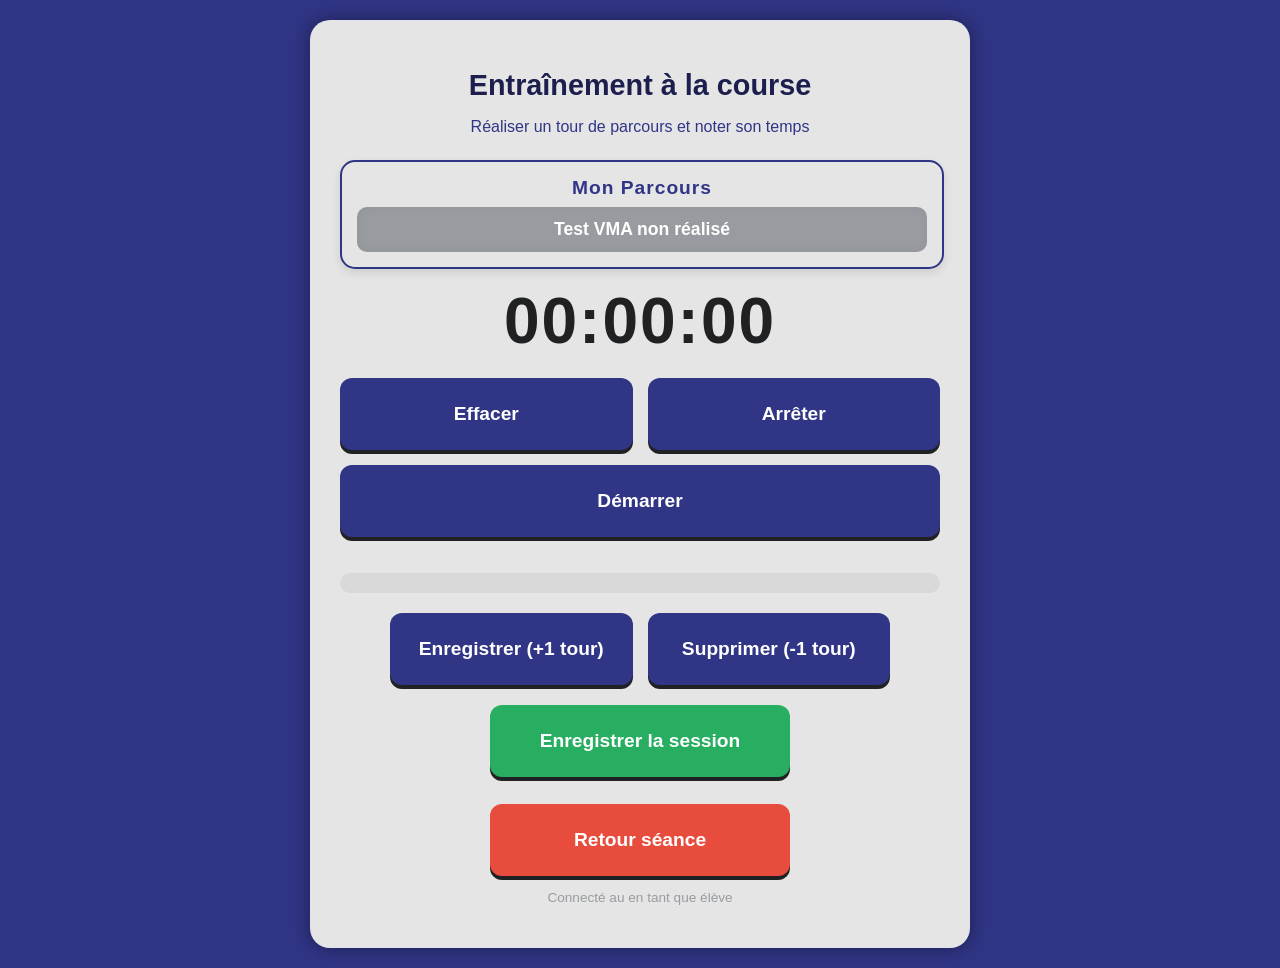
<file: app/src/main/assets/eleve/pages/course.html>
<!DOCTYPE html>
<html lang="fr">
<head>
    <meta charset="UTF-8" />
    <meta name="viewport" content="width=device-width, initial-scale=1.0, maximum-scale=1.0, user-scalable=no">    <title>Course</title>
    <link rel="stylesheet" href="../css/style.css" />
</head>
<body>
    <!-- Page d'entraînement à la course pour les séances de biathlon -->
    <div id="container">

        <!-- En-tête de la page -->
        <header>
            <h1>Entraînement à la course</h1>
            <p>Réaliser un tour de parcours et noter son temps</p>
        </header>

        <!-- Affichage du badge de parcours et du chrono -->
        <div id="vma-result-display" class="vma-card-display">
            <p class="vma-display-label">Mon Parcours</p>
            <div id="badge-parcours" class="parcours-badge">
                -
            </div>
        </div>

        <!-- Chronomètre pour le temps de parcours -->
        <div id="chrono">00:00:00</div>

        <!-- Boutons de contrôle du chronomètre -->
        <div id="buttonTraining">
            <button id="reset" class="button">Effacer</button>
            <button id="stop" class="button">Arrêter</button>
            <button id="start" class="button">Démarrer</button>
        </div>

        <!-- Liste des tours réalisés -->
        <div id="listeTours"></div>

        <!-- Modal pour saisir le temps du tour et les résultats du tir -->
        <div class="action-bar">
            <button id="enregistrer" class="button">Enregistrer (+1 tour)</button>
            <button id="supprimer" class="button">Supprimer (-1 tour)</button>
        </div>

        <!-- Modal de confirmation pour les actions importantes -->
        <div id="custom-confirm" class="modal">
            <div class="modal-content">
                <h3>Confirmation</h3>
                <p id="confirm-message">Êtes-vous sûr ?</p>
                <div class="modal-buttons">
                    <button id="confirm-ok" class="btn-confirm">OK</button>
                    <button id="confirm-cancel" class="btn-cancel">Annuler</button>
                </div>
            </div>
        </div>

        <!-- Boutons pour enregistrer la session et revenir à la page de séance -->
        <button id="btn-envoyer" class="button" style="margin-top: 20px; background-color: #27ae60;">Enregistrer la session</button>
        <button id="retourSeance" class="button btn-back">Retour séance</button>

        <!-- Pied de page avec information de connexion -->
        <footer>
            <p class="info">Connecté au en tant que élève</p>
        </footer>
    </div>

<script src="../js/course.js" defer></script>
<script src="../js/syncVma.js" defer></script>
</body>
</html>
</file>
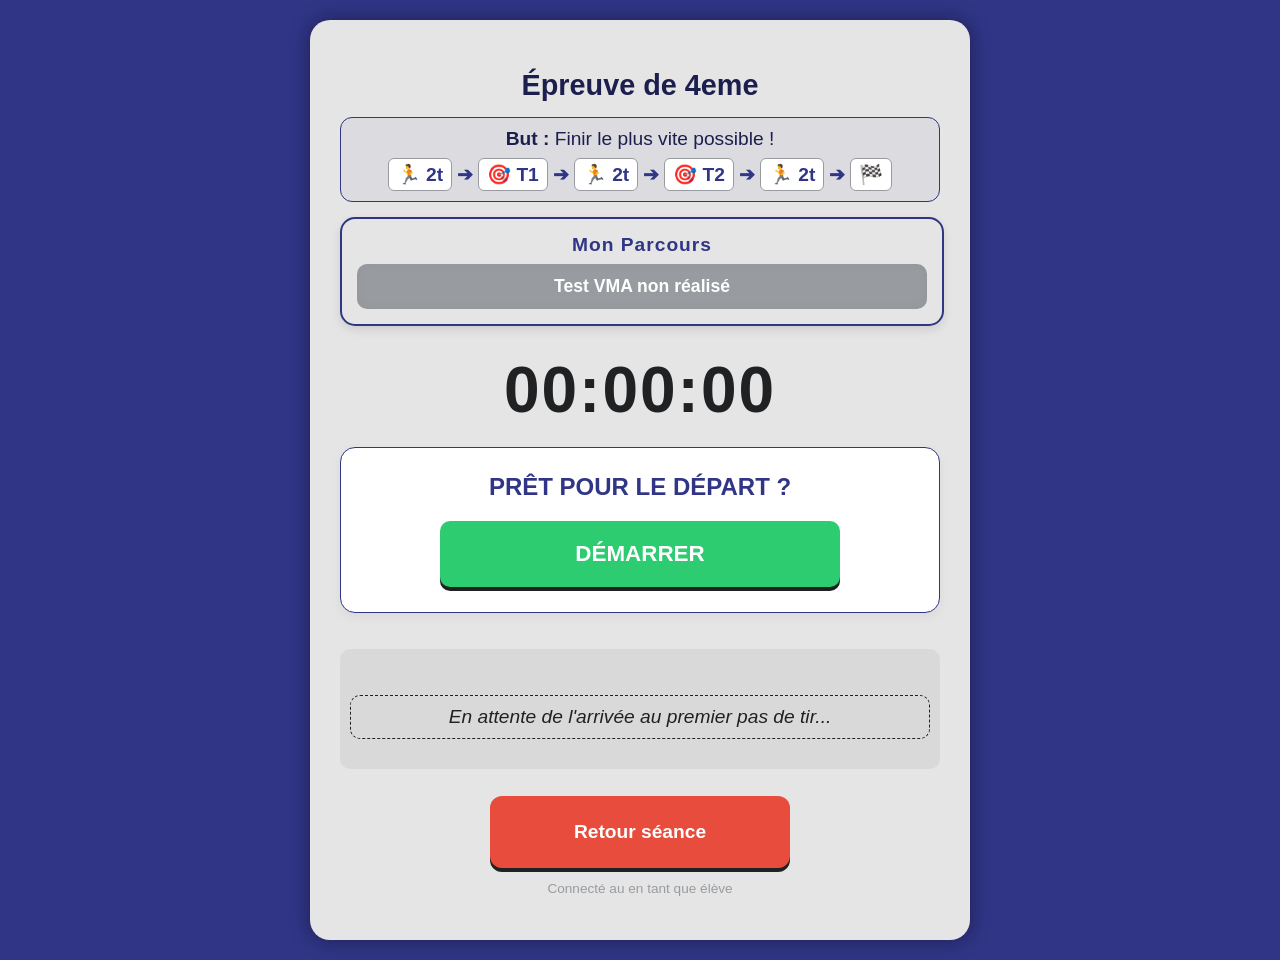
<file: app/src/main/assets/eleve/pages/epreuve4eme.html>
<!doctype html>
<html lang="fr">
<head>
    <meta charset="UTF-8">
    <meta name="viewport"
          content="width=device-width, user-scalable=no, initial-scale=1.0, maximum-scale=1.0, minimum-scale=1.0">
    <meta http-equiv="X-UA-Compatible" content="ie=edge">
    <link rel="stylesheet" href="../css/style.css">
    <title>Epreuve 4eme</title>
</head>
<body>

<!-- Page de l'épreuve de 4eme, avec un format de sprint et des tirs chronométrés -->
<div id="container">

    <!-- En-tête de la page avec les règles et la progression visuelle du parcours -->
    <header>
        <h1>Épreuve de 4eme</h1>
        <div class="regle-simple">
            <p><b>But :</b> Finir le plus vite possible !</p>
            <div class="progression-visuelle">
                <span>🏃 2t</span> ➔ <span>🎯 T1</span> ➔ <span>🏃 2t</span> ➔ <span>🎯 T2</span> ➔ <span>🏃 2t</span> ➔ <span>🏁</span>
            </div>
        </div>

        <div id="vma-result-display" class="vma-card-display" style="margin-bottom: 3vh;">
            <p class="vma-display-label">Mon Parcours</p>
            <div id="badge-parcours" class="parcours-badge">
                -
            </div>
        </div>
    </header>

    <!-- Chronomètre de l'épreuve -->
    <div id="chrono">00:00:00</div>

    <!-- Boutons de contrôle du chronomètre, cachés au départ et affichés au démarrage de l'épreuve -->
    <div id="buttonTraining" style="display: none">
        <button id="reset" class="button">Effacer</button>
        <button id="stop" class="button">Arrêter</button>
        <button id="start" class="button" style="display: none">Démarrer</button>
    </div>

    <!-- Zone d'action pour démarrer l'épreuve et annuler la dernière saisie, avec un message de consigne -->
    <div id="zone-action" class="action-card-simple">
        <div id="consigne-etape" class="etape-titre">Prêt pour le départ ?</div>
        <button id="btn-principal" class="button-green" onclick="gestionnaireEtape()">DÉMARRER</button>
        <button id="btn-annuler" class="button btn-back" style="display: none; margin-top: 5vh;">Annuler la dernière saisie</button>
    </div>

    <!-- Liste des tours réalisés, avec un message d'attente avant le premier tour -->
    <div id="listeTours">
        <p id="msg-attente">
            En attente de l'arrivée au premier pas de tir...
        </p>
    </div>

    <!-- Modal pour saisir le nombre de cibles touchées après chaque tour, avec un titre dynamique et des boutons de score -->
    <div id="modal-tir" class="modal" style="display:none">
        <div class="modal-content tir-popup">
            <h2 id="titre-tir">Tir après le Tour X</h2>
            <p>Combien de cibles touchées ? (0 à 5)</p>
            <div class="tir-inputs-row">
                <button class="btn-score" onclick="setScoreTir(0)">0</button>
                <button class="btn-score" onclick="setScoreTir(1)">1</button>
                <button class="btn-score" onclick="setScoreTir(2)">2</button>
                <button class="btn-score" onclick="setScoreTir(3)">3</button>
                <button class="btn-score" onclick="setScoreTir(4)">4</button>
                <button class="btn-score" onclick="setScoreTir(5)">5</button>
            </div>
            <input type="hidden" id="score-temporaire" value="0">
            <button id="valider-tir" class="button btn-start">VALIDER LE TIR</button>
        </div>
    </div>

    <!-- Bouton pour terminer l'épreuve, caché au départ et affiché à la fin du parcours -->
    <div id="blockTerminerEpreuve" class="terminerEpreuve" style="display: none;">
        <button id="terminer" class="button-green">Terminer l'épreuve</button>
    </div>

    <!-- Modal de ressenti avant le bilan -->
    <div id="modal-ressenti" class="modal">
        <div class="modal-content bilan-content">
            <h2>Analyse de ton Sprint</h2>
            <p style="font-size: 1.1rem; margin-bottom: 20px;">Fais le lien entre ton effort physique et ta précision.</p>

            <div class="audit-eleve">
                <div class="audit-section">
                    <p>Ton niveau d'engagement (Moteur) :</p>
                    <div class="btn-group-audit">
                        <button class="btn-audit" onclick="selectAudit(this, 'intensite', 'Contrôlé')">🟢<br>Peu essoufflé</button>
                        <button class="btn-audit" onclick="selectAudit(this, 'intensite', 'Intense')">🟡<br>Effort soutenu</button>
                        <button class="btn-audit" onclick="selectAudit(this, 'intensite', 'Critique')">🟠<br>Gros souffle</button>
                        <button class="btn-audit" onclick="selectAudit(this, 'intensite', 'Saturation')">🔴<br>Épuisé</button>
                    </div>
                </div>

                <div class="audit-section">
                    <p>Ta gestion de l'allure sur la durée :</p>
                    <div class="btn-group-audit">
                        <button class="btn-audit" onclick="selectAudit(this, 'durer', 'Régulier')">✅<br>Vitesse stable</button>
                        <button class="btn-audit" onclick="selectAudit(this, 'durer', 'Économie')">🐢<br>Gardé de la réserve</button>
                        <button class="btn-audit" onclick="selectAudit(this, 'durer', 'Décroissant')">📉<br>Fin de course difficile</button>
                    </div>
                </div>

                <div class="audit-section">
                    <p>Ta lucidité face aux cibles (Efficience) :</p>
                    <div class="btn-group-audit">
                        <button class="btn-audit" onclick="selectAudit(this, 'lucidite', 'Équilibré')">⚖️<br>Rapide et précis</button>
                        <button class="btn-audit" onclick="selectAudit(this, 'lucidite', 'Prudent')">🎯<br>Calme et appliqué</button>
                        <button class="btn-audit" onclick="selectAudit(this, 'lucidite', 'Instable')">🤠<br>Précipité / Tremblant</button>
                    </div>
                </div>
            </div>

            <button id="btnVoirBilan" class="button" style="margin-top: 20px;">Voir mon Bilan</button>
        </div>
    </div>

    <!-- Modal de bilan final -->
    <div id="modal-bilan" class="modal">
        <div class="modal-content bilan-content">
            <h2>Bilan Sprint - 4ème</h2>

            <!-- L'intensité du 4eme -->
            <div class="resultats-grid">
                <div class="resultat-card">
                    <h3>Vitesse (Intensité)</h3>
                    <p class="valeur" id="res-vitesse">- % VMA</p>
                    <p class="detail" id="detail-vitesse">Ma VMA : - km/h</p>
                    <p class="note" id="note-vitesse">/4</p>
                    <div id="medaille-display-intensite" class="medaille">Sans Médaille</div>
                </div>

                <!-- L'efficience au tir du 4eme -->
                <div class="resultat-card">
                    <h3>Efficience Tir</h3>
                    <p class="valeur" id="res-tir-4eme">-</p>
                    <p class="detail" id="detail-temps-tir">Temps des 2 salves : -</p>
                    <p class="note" id="note-tir-4eme">/6</p>
                </div>

                <!-- L"efficacité au tir du 6eme -->
                <div class="resultat-card">
                    <h3>VMA</h3>
                    <p class="valeur" id="res-vma">-</p>
                    <p class="note" id="note-vma">/2</p>
                    <div id="medaille-display-vma" class="medaille">Sans Médaille</div>
                </div>
            </div>

            <!-- La Note Finale du 6eme -->
            <div class="total-final">
                Total : <span id="note-totale">-</span> / 12
            </div>

            <div class="retourSeance">
                <button class="button" onclick="location.href='seance.html'">Retour séance</button>
            </div>

        </div>
    </div>

    <!-- Modal de confirmation pour les actions importantes, avec un message dynamique et des boutons de validation et d'annulation -->
    <div id="custom-confirm" class="modal">
        <div class="modal-content">
            <h3>Confirmation</h3>
            <p id="confirm-message">Êtes-vous sûr ?</p>
            <div class="modal-buttons">
                <button id="confirm-ok" class="btn-confirm">OK</button>
                <button id="confirm-cancel" class="btn-cancel">Annuler</button>
            </div>
        </div>
    </div>

    <!-- Modal d'information pour les messages généraux, avec un message dynamique et un bouton de validation -->
    <div id="confirm-normal" class="modal">
        <div class="modal-content">
            <h3>Attention !</h3>
            <p id="confirm-message-normal">Êtes-vous sûr ?</p>
            <div class="modal-buttons">
                <button id="confirm-ok-normal" class="btn-confirm">OK</button>
            </div>
        </div>
    </div>

    <!-- Bouton de retour à la page de séance, caché au départ et affiché à la fin du bilan -->
    <button class="button btn-back" onclick="retourSeance()">Retour séance</button>

    <!-- Pied de page avec information de connexion -->
    <footer>
        <p class="info">Connecté au en tant que élève</p>
    </footer>
</div>

<script src="../js/epreuve4eme.js" defer></script>
<script src="../js/syncVma.js" defer></script>
</body>
</html>
</file>
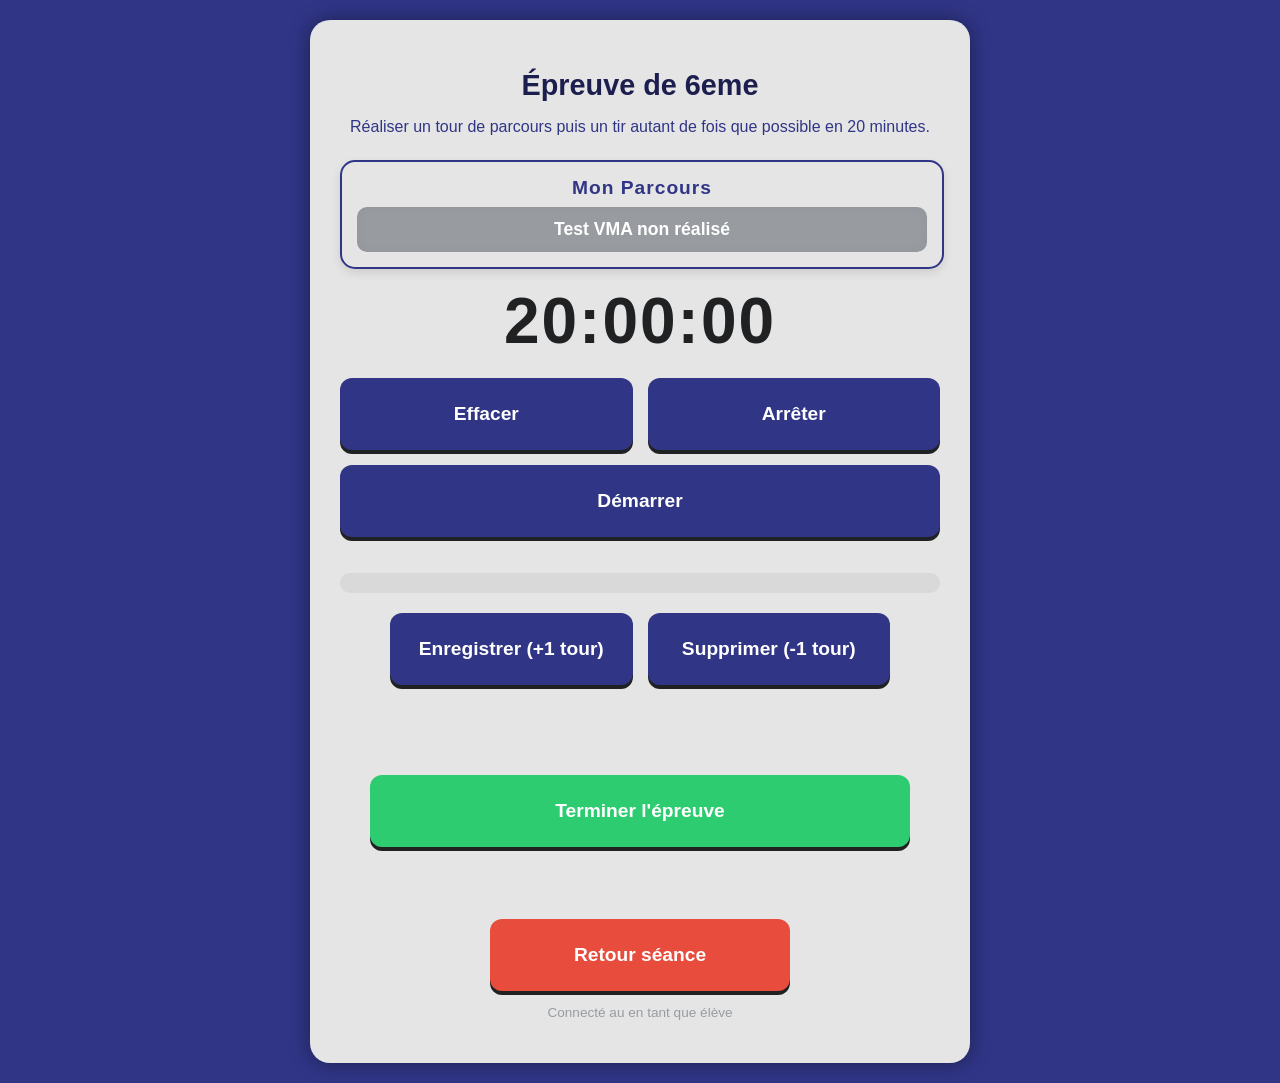
<file: app/src/main/assets/eleve/pages/epreuve6eme.html>
<!doctype html>
<html lang="fr">
<head>
    <meta charset="UTF-8">
    <meta name="viewport"
          content="width=device-width, user-scalable=no, initial-scale=1.0, maximum-scale=1.0, minimum-scale=1.0">
    <meta http-equiv="X-UA-Compatible" content="ie=edge">
    <link rel="stylesheet" href="../css/style.css">
    <title>Epreuve 6eme</title>
</head>
<body>

<!-- Page de l'épreuve finale pour les élèves de 6ème, combinant endurance et précision -->
<div id="container">

    <!-- En-tête de la page avec les règles de l'épreuve -->
    <header>
        <h1>Épreuve de 6eme</h1>
        <p>Réaliser un tour de parcours puis un tir autant de fois que possible en 20 minutes.</p>
    </header>

    <!-- Affichage du badge de parcours et du chronomètre pour suivre la progression de l'épreuve -->
    <div id="vma-result-display" class="vma-card-display">
        <p class="vma-display-label">Mon Parcours</p>
        <div id="badge-parcours" class="parcours-badge">
            -
        </div>
    </div>

    <!-- Chronomètre affichant le temps écoulé depuis le début de l'épreuve, initialisé à 20 minutes pour indiquer le temps restant -->
    <div id="chrono">20:00:00</div>

    <!-- Boutons de contrôle du chronomètre pour démarrer, arrêter et réinitialiser l'épreuve, avec des styles adaptés pour différencier les actions -->
    <div id="buttonTraining">
        <button id="reset" class="button">Effacer</button>
        <button id="stop" class="button">Arrêter</button>
        <button id="start" class="button">Démarrer</button>
    </div>

    <!-- Liste des tours réalisés pendant l'épreuve, avec un message d'attente avant le premier tour et une zone pour afficher les tours au fur et à mesure de leur enregistrement -->
    <div id="listeTours"></div>

    <!-- Modal pour saisir le nombre de cibles touchées après chaque tour, avec un titre dynamique indiquant le tour en cours et des boutons pour sélectionner le score de tir -->
    <div id="modal-tir" class="modal" style="display:none">
        <div class="modal-content tir-popup">
            <h2 id="titre-tir">Tir après le Tour X</h2>
            <p>Combien de cibles touchées ? (0 à 5)</p>
            <div class="tir-inputs-row">
                <button class="btn-score" onclick="setScoreTir(0)">0</button>
                <button class="btn-score" onclick="setScoreTir(1)">1</button>
                <button class="btn-score" onclick="setScoreTir(2)">2</button>
                <button class="btn-score" onclick="setScoreTir(3)">3</button>
                <button class="btn-score" onclick="setScoreTir(4)">4</button>
                <button class="btn-score" onclick="setScoreTir(5)">5</button>
            </div>

            <input type="hidden" id="score-temporaire" value="0">
            <input type="hidden" id="temps-tour-cache" value="">
            <input type="hidden" id="moment-debut-tir-cache" value="">

            <button id="valider-tir" class="button btn-start">VALIDER LE TOUR ET LE TIR</button>
        </div>
    </div>

    <!-- Barre d'action pour enregistrer un tour et son tir ou supprimer le dernier tour enregistré, avec des boutons clairement identifiés pour chaque action -->
    <div class="action-bar">
        <button id="enregistrer" class="button">Enregistrer (+1 tour)</button>
        <button id="supprimer" class="button">Supprimer (-1 tour)</button>
    </div>

    <!-- Bouton pour terminer l'épreuve et passer à l'analyse des ressentis et au bilan final, avec un style distinctif pour marquer l'importance de l'action -->
    <div class="terminerEpreuve">
        <button id="terminer" class="button-green">Terminer l'épreuve</button>
    </div>

    <!-- Modal de ressenti pour que l'élève puisse donner le son ressenti après l'épreuve -->
    <div id="modal-ressenti" class="modal">
        <div class="modal-content bilan-content">
            <h2>Tes Ressentis</h2>
            <p style="font-size: 1.1rem; margin-bottom: 20px;">Analyse ton effort avant de voir tes notes.</p>

            <div class="audit-eleve">
                <div class="audit-section">
                    <p>Mon essoufflement :</p>
                    <div class="btn-group-audit">
                        <button class="btn-audit" onclick="selectAudit(this, 'intensite', 'Tranquille')">🟢<br>Je parle</button>
                        <button class="btn-audit" onclick="selectAudit(this, 'intensite', 'Chaud')">🟡<br>Un peu dur</button>
                        <button class="btn-audit" onclick="selectAudit(this, 'intensite', 'Essoufflé')">🟠<br>Je souffle</button>
                        <button class="btn-audit" onclick="selectAudit(this, 'intensite', 'À bout')">🔴<br>À bout</button>
                    </div>
                </div>

                <div class="audit-section">
                    <p>Ma vitesse sur les 20 minutes :</p>
                    <div class="btn-group-audit">
                        <button class="btn-audit" onclick="selectAudit(this, 'durer', 'Lent')">🐢<br>Trop tranquille</button>
                        <button class="btn-audit" onclick="selectAudit(this, 'durer', 'Bien')">✅<br>Allure régulière</button>
                        <button class="btn-audit" onclick="selectAudit(this, 'durer', 'Vite')">🥵<br>Parti trop vite</button>
                    </div>
                </div>

                <div class="audit-section">
                    <p>Ma maîtrise au moment du tir :</p>
                    <div class="btn-group-audit">
                        <button class="btn-audit" onclick="selectAudit(this, 'lucidite', 'Zen')">🎯<br>Bien posé</button>
                        <button class="btn-audit" onclick="selectAudit(this, 'lucidite', 'Bouge')">⚖️<br>Je tremble</button>
                        <button class="btn-audit" onclick="selectAudit(this, 'lucidite', 'Vite')">🤠<br>Vite et mal</button>
                    </div>
                </div>
            </div>

            <button id="btnVoirBilan" class="button" style="margin-top: 20px;">Voir mon Bilan</button>
        </div>
    </div>

    <!-- Modal de bilan affichant les résultats de l'épreuve dans différentes catégories (performance, régularité, efficacité au tir) -->
    <div id="modal-bilan" class="modal">
        <div class="modal-content bilan-content">
            <h2>Bilan de l'Épreuve - 6ème</h2>

            <div class="resultats-grid">
                <div class="resultat-card" id="card-perf">
                    <h3>Performance</h3>
                    <p class="valeur" id="res-tours">-</p>
                    <p class="note" id="note-perf">/5</p>
                    <div id="medaille-display-perf" class="medaille">Sans Médaille</div>
                </div>

                <div class="resultat-card" id="card-regul">
                    <h3>Régularité</h3>
                    <p class="valeur" id="res-ecart">-</p>
                    <p class="note" id="note-regul">/5</p>
                    <div id="medaille-display-reg" class="medaille">Sans Médaille</div>
                </div>

                <div class="resultat-card" id="card-tir">
                    <h3>Efficacité Tir</h3>
                    <p class="valeur" id="res-tir">-</p>
                    <p class="note" id="note-tir">/5</p>
                    <div id="medaille-display-tir" class="medaille">Sans Médaille</div>
                </div>
            </div>

            <div class="total-final">
                Note Finale : <span id="note-totale">-</span> / 15
            </div>

            <div class="retourSeance">
                <button class="button" onclick="location.href='seance.html'">Retour séance</button>
            </div>
        </div>
    </div>

    <!-- Modal de confirmation customis é pour les actions importantes comme terminer l'épreuve -->
    <div id="custom-confirm" class="modal">
        <div class="modal-content">
            <h3>Confirmation</h3>
            <p id="confirm-message">Êtes-vous sûr ?</p>
            <div class="modal-buttons">
                <button id="confirm-ok" class="btn-confirm">OK</button>
                <button id="confirm-cancel" class="btn-cancel">Annuler</button>
            </div>
        </div>
    </div>

    <!-- Modal d'information pour afficher des messages importants ou des erreurs, avec un message dynamique et un bouton de validation -->
    <div id="confirm-normal" class="modal">
        <div class="modal-content">
            <h3>Attention !</h3>
            <p id="confirm-message-normal">Êtes-vous sûr ?</p>
            <div class="modal-buttons">
                <button id="confirm-ok-normal" class="btn-confirm">OK</button>
            </div>
        </div>
    </div>

    <!-- Bouton de retour à la page de séance, avec un style distinctif pour marquer l'importance de l'action -->
    <button class="button btn-back" onclick="retourSeance()">Retour séance</button>

    <!-- Pied de page avec information de connexion -->
    <footer>
        <p class="info">Connecté au en tant que élève</p>
    </footer>
</div>

<script src="../js/epreuve6eme.js" defer></script>
<script src="../js/syncVma.js" defer></script>
</body>
</html>
</file>
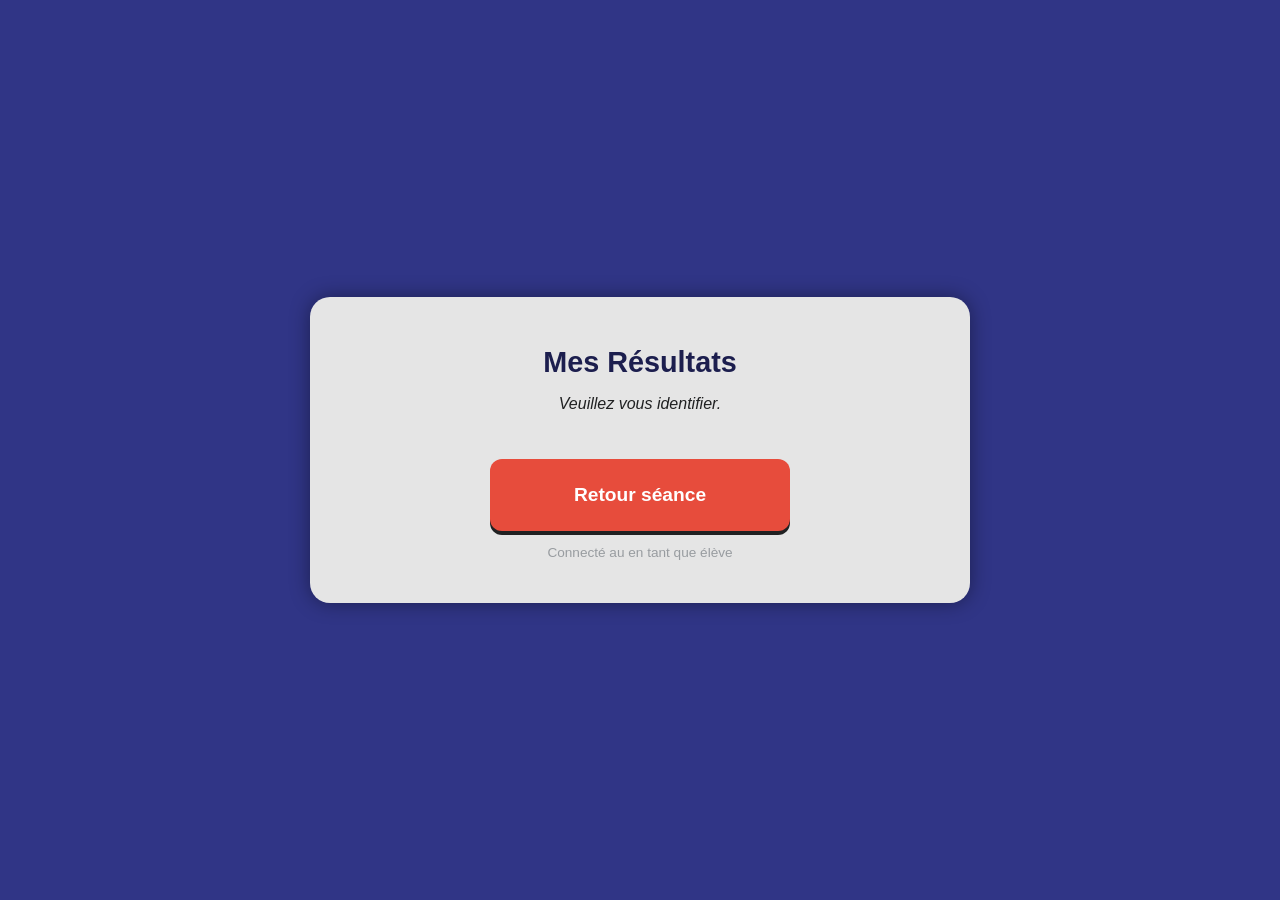
<file: app/src/main/assets/eleve/pages/historique.html>
<!doctype html>
<html lang="fr">
<head>
    <meta charset="UTF-8">
    <meta name="viewport"
          content="width=device-width, user-scalable=no, initial-scale=1.0, maximum-scale=1.0, minimum-scale=1.0">
    <meta http-equiv="X-UA-Compatible" content="ie=edge">
    <link rel="stylesheet" href="../css/style.css">
    <title>Mon Historique</title>
</head>
<body>

<!-- container principal de la page -->
<div id="container">

    <!-- en-tête de la page avec le titre et les informations sur l'élève -->
    <header>
        <h1>Mes Résultats</h1>
        <div id="info-coureur" class="vma-card-display mb-3vh">
            <p class="vma-display-label">Élève Actif</p>
            <div id="nom-eleve" class="parcours-badge bg-bleu text-white">
                Chargement...
            </div>
        </div>
    </header>

    <!-- section principale de la page affichant la liste des séances passées, avec un message de chargement initial et des templates pour les différentes cartes d'archive, cachés par défaut -->
    <div id="liste-historique">
        <p id="msg-chargement" class="text-center-italic">
            Récupération de tes anciennes séances...
        </p>

        <div class="carte-archive" id="template-epreuve-4eme" style="display: none;">
            <div class="archive-header">
                <div>
                    <h3 class="archive-titre">Épreuve Finale 4ème</h3>
                    <p class="archive-date">Date</p>
                </div>
                <div class="archive-header-right">
                    <span class="archive-note">/ 12</span>
                    <span class="archive-toggle">▼</span>
                </div>
            </div>

            <div class="archive-content" style="display: none;">
                <h4 class="archive-section-title">Tes Ressentis</h4>
                <div class="audit-eleve archive-audit archive-audit-4eme" style="pointer-events: none; opacity: 0.9;"></div>

                <h4 class="archive-section-title mt-20">Mon Bilan</h4>
                <div class="resultats-grid">
                    <div class="resultat-card">
                        <h3 class="archive-col1-titre">Vitesse (Intensité)</h3>
                        <p class="valeur archive-col1-val">-</p>
                        <p class="detail archive-col1-detail" style="display: none;"></p>
                        <p class="note archive-col1-note">-</p>
                        <div class="medaille archive-col1-medaille" style="display:none;">Médaille</div>
                    </div>
                    <div class="resultat-card">
                        <h3 class="archive-col2-titre">Efficience Tir</h3>
                        <p class="valeur archive-col2-val">-</p>
                        <p class="detail archive-col2-detail" style="display: none;"></p>
                        <p class="note archive-col2-note">-</p>
                        <div class="medaille archive-col2-medaille" style="display:none;">Médaille</div>
                    </div>
                    <div class="resultat-card">
                        <h3 class="archive-col3-titre">VMA</h3>
                        <p class="valeur archive-col3-val">-</p>
                        <p class="detail archive-col3-detail" style="display: none;"></p>
                        <p class="note archive-col3-note">-</p>
                        <div class="medaille archive-col3-medaille" style="display:none;">Médaille</div>
                    </div>
                </div>
            </div>
        </div>

        <div class="carte-archive" id="template-epreuve-6eme" style="display: none;">
            <div class="archive-header">
                <div>
                    <h3 class="archive-titre">Épreuve Finale 6ème</h3>
                    <p class="archive-date">Date</p>
                </div>
                <div class="archive-header-right">
                    <span class="archive-note">/ 15</span>
                    <span class="archive-toggle">▼</span>
                </div>
            </div>

            <div class="archive-content" style="display: none;">
                <h4 class="archive-section-title">Tes Ressentis</h4>
                <div class="audit-eleve archive-audit archive-audit-6eme" style="pointer-events: none; opacity: 0.9;"></div>

                <h4 class="archive-section-title mt-20">Mon Bilan</h4>
                <div class="resultats-grid">
                    <div class="resultat-card">
                        <h3 class="archive-col1-titre">Performance</h3>
                        <p class="valeur archive-col1-val">-</p>
                        <p class="note archive-col1-note">-</p>
                        <div class="medaille archive-col1-medaille" style="display:none;">Médaille</div>
                    </div>
                    <div class="resultat-card">
                        <h3 class="archive-col2-titre">Régularité</h3>
                        <p class="valeur archive-col2-val">-</p>
                        <p class="note archive-col2-note">-</p>
                        <div class="medaille archive-col2-medaille" style="display:none;">Médaille</div>
                    </div>
                    <div class="resultat-card">
                        <h3 class="archive-col3-titre">Efficacité Tir</h3>
                        <p class="valeur archive-col3-val">-</p>
                        <p class="note archive-col3-note">-</p>
                        <div class="medaille archive-col3-medaille" style="display:none;">Médaille</div>
                    </div>
                </div>
            </div>
        </div>

        <div class="carte-archive" id="template-entrainement-4eme" style="display: none;">
            <div class="archive-header">
                <div>
                    <h3 class="archive-titre">Entraînement 4ème</h3>
                    <p class="archive-date">Date</p>
                </div>
                <div class="archive-header-right">
                    <span class="archive-toggle">▼</span>
                </div>
            </div>

            <div class="archive-content" style="display: none;">
                <h4 class="archive-section-title">Détail de la session</h4>
                <div class="archive-details-entrainement"></div>
            </div>
        </div>

        <div class="carte-archive" id="template-entrainement-6eme" style="display: none;">
            <div class="archive-header">
                <div>
                    <h3 class="archive-titre">Entraînement 6ème</h3>
                    <p class="archive-date">Date</p>
                </div>
                <div class="archive-header-right">
                    <span class="archive-toggle">▼</span>
                </div>
            </div>

            <div class="archive-content" style="display: none;">
                <h4 class="archive-section-title">Détail de la session</h4>
                <div class="archive-details-entrainement"></div>
            </div>
        </div>

    </div>

    <!-- modal d'information affiché lorsqu'aucune séance n'est trouvée ou en cas d'erreur, caché par défaut -->
    <div id="confirm-normal" class="modal">
        <div class="modal-content">
            <h3>Information</h3>
            <p id="confirm-message-normal">Aucun résultat trouvé.</p>
            <div class="modal-buttons">
                <button id="confirm-ok-normal" class="btn-confirm">OK</button>
            </div>
        </div>
    </div>

    <!-- bouton de retour à la page de séance -->
    <button class="button btn-back btn-historique-retour" onclick="location.href='seance.html'">Retour séance</button>

    <!-- Pied de page avec information de connexion -->
    <footer>
        <p class="info">Connecté au en tant que élève</p>
    </footer>
</div>

<script src="../js/historique.js" defer></script>
</body>
</html>
</file>
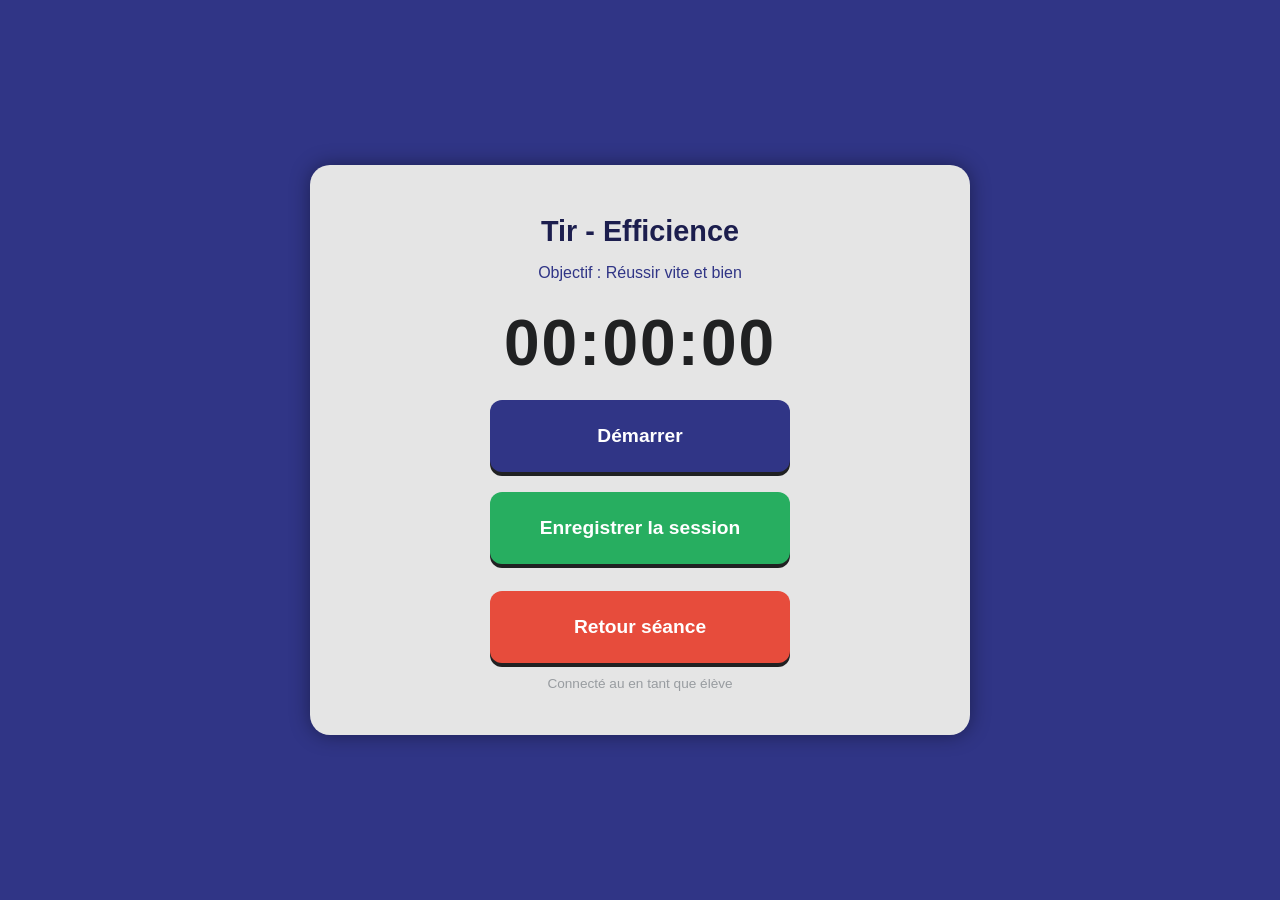
<file: app/src/main/assets/eleve/pages/tir4eme.html>
<!DOCTYPE html>
<html lang="fr">
<head>
    <meta charset="UTF-8"/>
    <meta name="viewport" content="width=device-width, initial-scale=1.0, maximum-scale=1.0, user-scalable=no">
    <title>Entraînement Tir 4ème</title>
    <link rel="stylesheet" href="../css/style.css"/>
</head>
<body>
<!-- Page d'entraînement pour le tir, spécifique au cycle compétition (4ème) du biathlon -->
<div id="container">

    <!-- En-tête de la page avec le titre et la description de l'activité -->
    <header>
        <h1>Tir - Efficience</h1>
        <p>Objectif : Réussir vite et bien</p>
    </header>

    <!-- Section d'affichage des séries de tir réalisées et des résultats obtenus -->
    <div id="chrono">00:00:00</div>

    <!-- Barre d'action pour démarrer ou arrêter le chronomètre et enregistrer les résultats de tir -->
    <div id="buttons">
        <button id="start" class="button">Démarrer</button>
        <button id="stop" class="button" style="display: none">Arrêter & Valider</button>
    </div>

    <!-- Section de saisie pour enregistrer les résultats de chaque série de tir, avec un modal pour saisir le nombre de cibles touchées et calculer les pénalités -->
    <div id="modal-tir" class="modal" style="display:none">
        <div class="modal-content tir-popup">
            <h2 id="titre-tir">Tir Série n°X</h2>
            <p>Combien de cibles touchées ? (0 à 5)</p>
            <div class="tir-inputs-row">
                <button class="btn-score" onclick="setScoreTir(0)">0</button>
                <button class="btn-score" onclick="setScoreTir(1)">1</button>
                <button class="btn-score" onclick="setScoreTir(2)">2</button>
                <button class="btn-score" onclick="setScoreTir(3)">3</button>
                <button class="btn-score" onclick="setScoreTir(4)">4</button>
                <button class="btn-score" onclick="setScoreTir(5)">5</button>
            </div>
            <input type="hidden" id="score-temporaire" value="0">
            <button id="valider-tir" class="button btn-start">VALIDER LE TIR</button>
        </div>
    </div>

    <!-- Section pour afficher les résultats du tir et les pénalités associées, cachée au départ et affichée après la validation du tir -->
    <div id="resultat-4eme" class="result-box" style="display:none;">
        <h2 id="penalite-msg"></h2>
        <p id="details-tir"></p>
    </div>

    <!-- Boutons pour enregistrer les résultats et revenir à la page de séance -->
    <button id="btn-envoyer" class="button" style="margin-top: 20px; background-color: #27ae60;">Enregistrer la session</button>
    <button id="retourSeance" class="button btn-back">Retour séance</button>

    <!-- Modal de confirmation pour les actions importantes, avec un message dynamique et des boutons de validation et d'annulation -->
    <div id="custom-confirm" class="modal">
        <div class="modal-content">
            <h3>Confirmation</h3>
            <p id="confirm-message">Êtes-vous sûr ?</p>
            <div class="modal-buttons">
                <button id="confirm-ok" class="btn-confirm">OK</button>
                <button id="confirm-cancel" class="btn-cancel">Annuler</button>
            </div>
        </div>
    </div>

    <!-- Pied de page avec information de connexion -->
    <footer>
        <p class="info">Connecté au en tant que élève</p>
    </footer>
</div>

<script src="../js/tir4eme.js" defer></script>
</body>
</html>
</file>
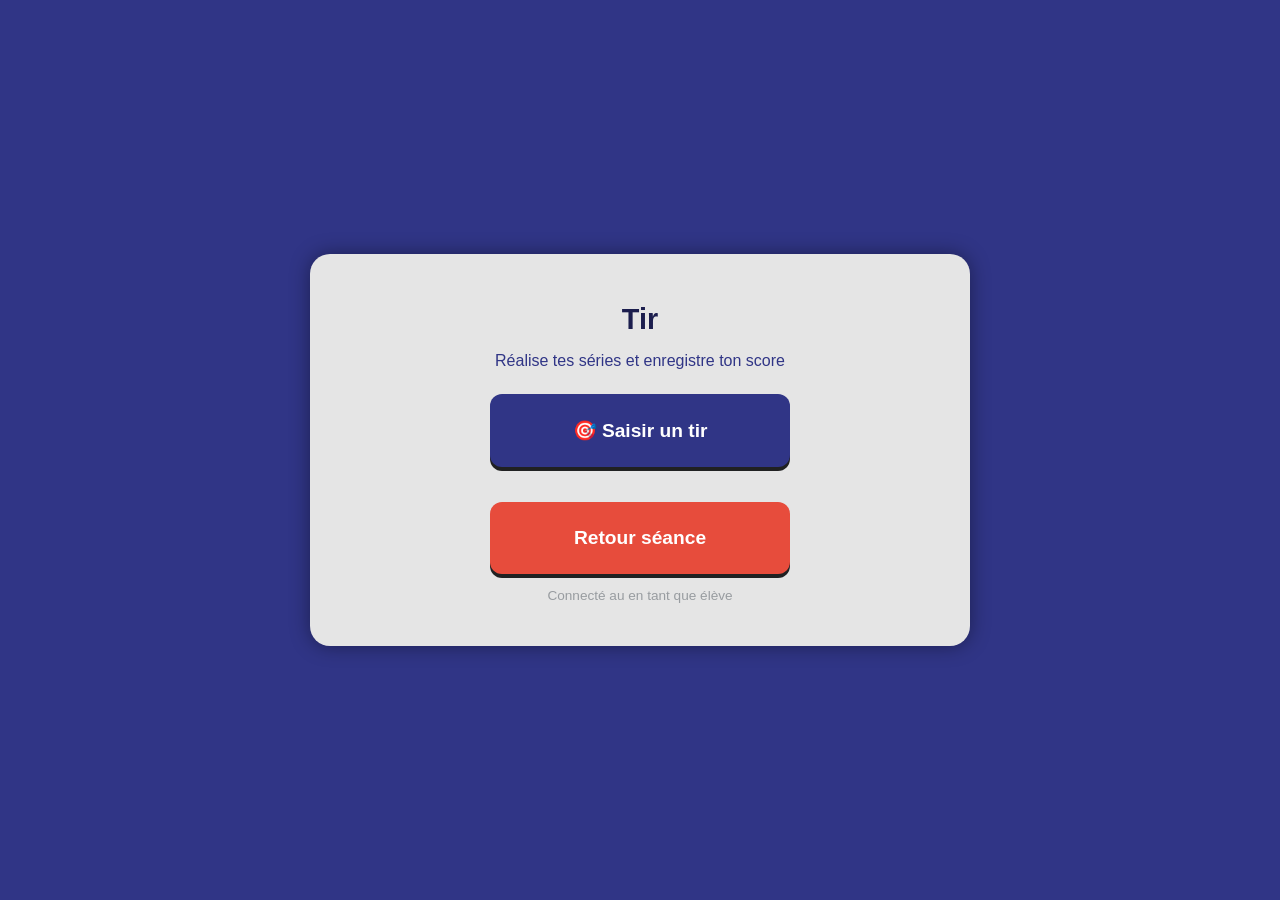
<file: app/src/main/assets/eleve/pages/tir6eme.html>
<!DOCTYPE html>
<html lang="fr">
<head>
    <meta charset="UTF-8"/>
    <meta name="viewport" content="width=device-width, initial-scale=1.0, maximum-scale=1.0, user-scalable=no">
    <title>Entraînement Tir 6ème</title>
    <link rel="stylesheet" href="../css/style.css"/>
</head>
<body>
<!-- Page d'entraînement pour le tir, accessible depuis la séance de biathlon -->
<div id="container">

    <!-- En-tête de la page avec le titre et la description de l'activité -->
    <header>
        <h1>Tir</h1>
        <p>Réalise tes séries et enregistre ton score</p>
    </header>

    <!-- Barre d'action pour ajouter ou supprimer des séries de tir -->
    <div class="tir-action-container">
        <button id="btn-nouveau-tir" class="button btn-nouveau">🎯 Saisir un tir</button>
        <button id="btn-annuler-tir" class="button btn-annuler" style="display: none;">Annuler le dernier tir</button>
    </div>

    <!-- Modal pour saisir le nombre de cibles touchées après chaque série de tir, avec un titre dynamique et des boutons de score -->
    <div id="modal-tir" class="modal" style="display: none;">
        <div class="modal-content tir-popup">
            <h2 id="titre-tir">Tir Série n°X</h2>
            <p>Combien de cibles touchées ? (0 à 5)</p>
            <div class="tir-inputs-row">
                <button class="btn-score" onclick="setScoreTir(0)">0</button>
                <button class="btn-score" onclick="setScoreTir(1)">1</button>
                <button class="btn-score" onclick="setScoreTir(2)">2</button>
                <button class="btn-score" onclick="setScoreTir(3)">3</button>
                <button class="btn-score" onclick="setScoreTir(4)">4</button>
                <button class="btn-score" onclick="setScoreTir(5)">5</button>
            </div>
            <input type="hidden" id="score-temporaire" value="-1">
            <button id="valider-tir" class="button btn-start">VALIDER LE TIR</button>
        </div>
    </div>

    <!-- Section pour afficher les résultats du tir et les pénalités associées, cachée au départ et affichée après la validation du tir -->
    <div id="resultats-6eme" class="resultats-container" style="display: none;">
        <div id="liste-tirs"></div>

        <div class="bilan-global-box">
            <p class="bilan-total-text">
                Total réussites : <span id="total" class="total-bold">-</span>
            </p>
            <div id="medaille-display" class="medaille-display-box"></div>
        </div>
    </div>

    <!-- Boutons pour enregistrer les résultats et revenir à la page de séance -->
    <button id="btn-envoyer" class="button" style="margin-top: 20px; background-color: #27ae60; display: none; margin: 20px auto 0 auto;">Enregistrer les résultats</button>
    <button id="retourSeance" class="button btn-back btn-retour-seance">Retour séance</button>

    <!-- Modal de confirmation pour les actions importantes, avec un message dynamique et des boutons pour confirmer ou annuler l'action -->
    <div id="custom-confirm" class="modal">
        <div class="modal-content">
            <h3>Confirmation</h3>
            <p id="confirm-message">Êtes-vous sûr ?</p>
            <div class="modal-buttons">
                <button id="confirm-ok" class="btn-confirm">OK</button>
                <button id="confirm-cancel" class="btn-cancel">Annuler</button>
            </div>
        </div>
    </div>

    <!-- Pied de page avec information de connexion -->
    <footer>
        <p class="info">Connecté au en tant que élève</p>
    </footer>
</div>

<script src="../js/tir6eme.js" defer></script>
</body>
</html>
</file>
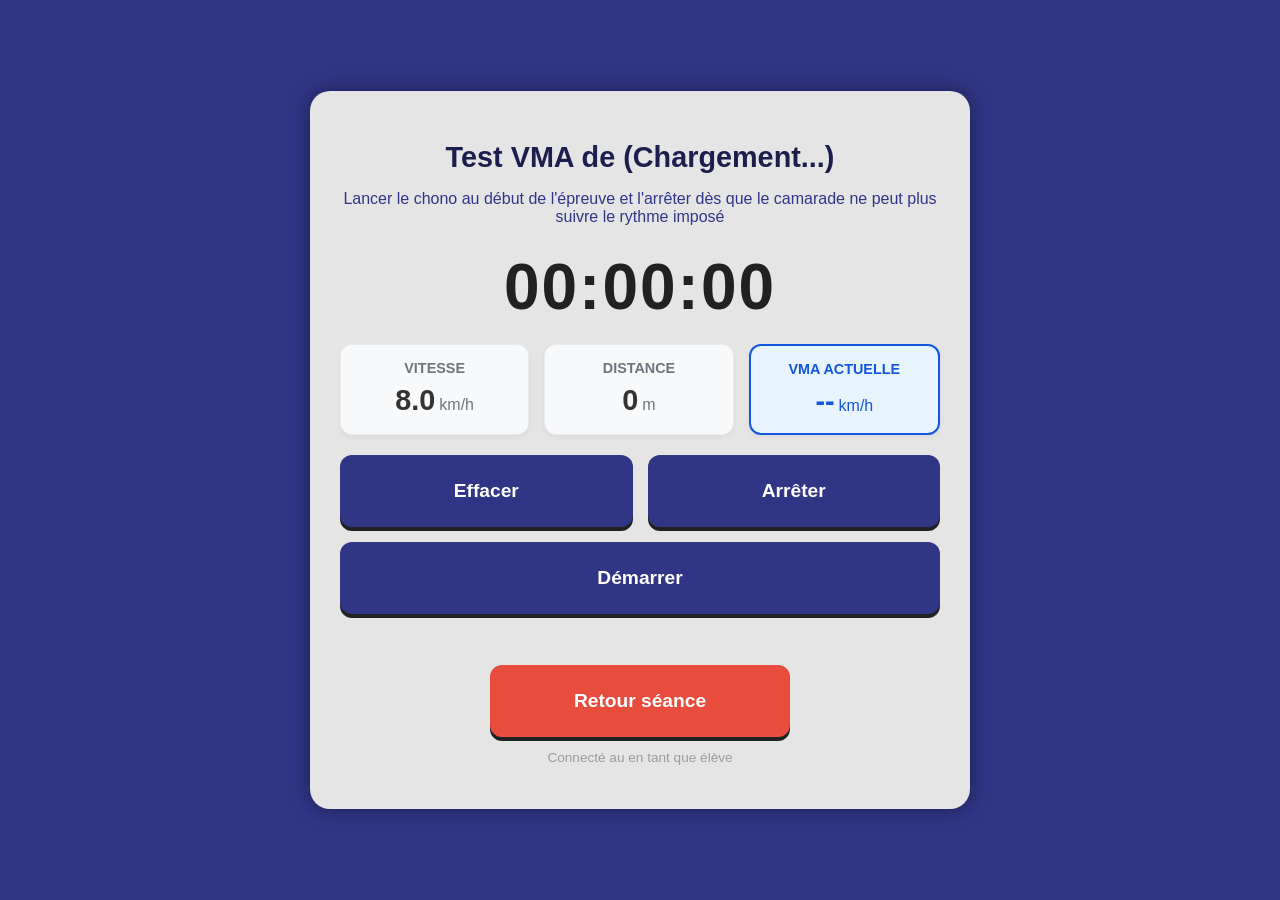
<file: app/src/main/assets/eleve/pages/vma.html>
<!DOCTYPE html>
<html lang="fr">
<head>
    <meta charset="UTF-8" />
    <meta name="viewport" content="width=device-width, initial-scale=1.0, maximum-scale=1.0, user-scalable=no">    <title>Test VMA</title>
    <link rel="stylesheet" href="../css/style.css" />
</head>
<body>
<!-- Page de test de VMA, accessible depuis la séance d'endurance -->
<div id="container">

    <!-- En-tête de la page avec le titre et les instructions pour le test de VMA -->
    <header>
        <h1>Test VMA de <span id="nom-eleve-vma">(Chargement...)</span></h1>
        <p>Lancer le chono au début de l'épreuve et l'arrêter dès que le camarade ne peut plus suivre le rythme imposé</p>
    </header>

    <!-- Affichage du chronomètre pour le test de VMA -->
    <div id="chrono">00:00:00</div>

    <!-- Section d'affichage des informations sur la vitesse, la distance parcourue et la VMA actuelle pendant le test -->
    <div id="infos" class="stats-dashboard">
        <div class="stat-card">
            <span class="stat-label">Vitesse</span>
            <div class="stat-data">
                <span id="vitesse" class="stat-value">8.0</span>
                <span class="stat-unit">km/h</span>
            </div>
        </div>

        <div class="stat-card">
            <span class="stat-label">Distance</span>
            <div class="stat-data">
                <span id="distance" class="stat-value">0</span>
                <span class="stat-unit">m</span>
            </div>
        </div>

        <div class="stat-card stat-highlight">
            <span class="stat-label">VMA actuelle</span>
            <div class="stat-data">
                <span id="vma-actuelle" class="stat-value">--</span>
                <span class="stat-unit">km/h</span>
            </div>
        </div>
    </div>

    <!-- Boutons de contrôle pour le chronomètre du test de VMA -->
    <div id="buttonTraining">
        <button id="reset" class="button">Effacer</button>
        <button id="stop" class="button">Arrêter</button>
        <button id="start" class="button">Démarrer</button>
        <button id="resume" style="display: none;" class="button">Reprendre le test</button>
    </div>

    <!-- Section d'affichage des résultats du test de VMA et du parcours réalisé, avec des badges pour les parcours et les VMA obtenues -->
    <div id="resultat"></div>
    <div id="parcours"></div>

    <!-- Zone d'action pour enregistrer la VMA obtenue après le test, avec un bouton pour valider l'enregistrement de la VMA -->
    <div id="zone-actions-vma">
        <button id="btn-save-vma" class="button">
            Enregistrer la nouvelle VMA
        </button>
    </div>

    <!-- Boutons pour enregistrer les résultats du test de VMA et revenir à la page de séance -->
    <button id="retourSeance" class="button btn-back">Retour séance</button>

    <!-- Modal de confirmation pour les actions importantes, comme l'enregistrement de la VMA obtenue après le test -->
    <div id="custom-confirm" class="modal">
        <div class="modal-content">
            <h3>Confirmation</h3>
            <p id="confirm-message">Êtes-vous sûr ?</p>
            <div class="modal-buttons">
                <button id="confirm-ok" class="btn-confirm">OK</button>
                <button id="confirm-cancel" class="btn-cancel">Annuler</button>
            </div>
        </div>
    </div>

    <!-- Pied de page avec information de connexion -->
    <footer>
        <p class="info">Connecté au en tant que élève</p>
    </footer>
</div>

<script src="../js/vma.js" defer></script>
<script src="../js/syncVma.js" defer></script>
</body>
</html>
</file>
<file: app/src/main/assets/eleve/css/style.css>
/* Palette */
:root {
    --black: #202122;
    --grey: #989Ca0;
    --blue: #303586;
    --night-blue: #1c1e4e;
    --white: #e5e5e5;
    --green: #2ecc71;
    --blanc: #ffffff;
}

/* Empêche le rechargement de la page sur mobile lors du scroll */
html, body {
    overscroll-behavior-y: none;
}

/* Style global */
body {
    font-family: "Poppins", Arial, sans-serif;
    background: var(--blue);
    color: var(--black);
    margin: 0;
    display: flex;
    align-items: center;
    justify-content: center;
    min-height: 100vh;
}

/* Conteneurs principaux */
#containerMain {
    display: flex;
    flex-direction: column;
    align-items: center;
    text-align: center;
    background: var(--white);
    padding: 40px;
    border-radius: 20px;
    box-shadow: 0 0 20px rgba(0,0,0,0.4);
    width: 90%;
    margin: 40px
}

/* Conteneur pour les éléments de la page (chrono, boutons, résultats) */
#container {
    text-align: center;
    background: var(--white);
    padding: 30px;
    border-radius: 20px;
    box-shadow: 0 0 20px rgba(0,0,0,0.4);
    width: 95%;
    max-width: 600px;     /* LARGEUR MAXIMALE IDÉALE pour tablette/PC */
    margin: 20px auto;    /* Centre le bloc sur la page */
}

/* En-tête et pied de page */
header h1 {
    font-size: 1.8rem;
    color: var(--night-blue);
    margin-bottom: 0.5em;
}

/* Texte d'introduction ou d'information */
header p {
    color: var(--blue);
    margin-bottom: 1.5em;
}

/* Pied de page avec informations supplémentaires */
footer .info {
    font-size: 0.85rem;
    color: var(--grey);
}

/* Boutons principaux */
.button {
    background: #303586;
    width: 100%;
    max-width: 300px;
    border: none;
    border-radius: 12px;
    padding: 25px 20px;
    font-size: 1.2rem;
    font-weight: bold;
    color: #fff;
    cursor: pointer;
    transition: all 0.2s ease;
    box-shadow: 0 4px 0 #202122;
}

/* Effet de survol pour les boutons */
.button:hover {
    background: #1C1E4E;
    transform: translateY(-3px);
}

.btn-eval {
    background-color: #2ecc71;
    font-weight: bold;

}
.btn-eval:hover {
    background-color: #27ae60;
    transform: translateY(-2px);
}

/* Conteneur pour les boutons d'action */
#buttonTraining {
    display: grid;
    grid-template-columns: 1fr 1fr;
    gap: 15px;
    width: 100%;
}

#buttonTraining .button:nth-child(3) {
    grid-column: span 2;
    width: 100%;
    max-width: none;
}

/* Conteneur pour les boutons d'action */
#buttons {
    display: flex;
    flex-direction: column;
    align-items: center;
    width: 100%;
}

/* STYLE BARRE DE RECHERCHE POUR LA CONSTRUCTION DES BINOMES */

.search-section {
    display: flex;
    flex-direction: column;
    align-items: center;
    width: 100%;
}

.search-container {
    position: relative;
    width: 100%;
    max-width: 400px;
    text-align: left;
}

.search-label {
    display: block;
    font-weight: bold;
    color: var(--night-blue);
    margin-bottom: 8px;
    font-size: 1.1rem;
    text-transform: uppercase;
    letter-spacing: 1px;
}

/* zone de texte */
.search-input {
    width: 100%;
    padding: 18px 15px;
    font-size: 1.2rem;
    font-family: inherit;
    color: var(--black);
    border: 2px solid var(--grey);
    border-radius: 12px;
    box-sizing: border-box;
    transition: all 0.3s ease;
    background-color: var(--blanc);
}

.search-input:focus {
    border-color: var(--blue);
    outline: none;
    box-shadow: 0 0 10px rgba(48, 53, 134, 0.2);
}

/* conatiner de la liste des résultats suggérés */
.suggestions-box {
    display: none;
    position: absolute;
    top: 100%;
    left: 0;
    right: 0;
    background: var(--blanc);
    border: 2px solid var(--blue);
    border-radius: 12px;
    margin-top: 8px;
    max-height: 220px;
    overflow-y: auto;
    box-shadow: 0 8px 20px rgba(0,0,0,0.15);
    z-index: 1000;
}

/* style d'une suggestion de recherche*/
.suggestion-item {
    padding: 15px 18px;
    font-size: 1.1rem;
    font-weight: 500;
    color: var(--black);
    cursor: pointer;
    border-bottom: 1px solid rgba(0,0,0,0.05);
    transition: background-color 0.2s ease;
}

.suggestion-item:last-child {
    border-bottom: none;
}

.suggestion-item:hover {
    background-color: rgba(48, 53, 134, 0.08);
    color: var(--blue);
    font-weight: bold;
}

/* Conteneur pour les tirs d'efficience */
#tirs {
    display: flex;
    flex-direction: column;
    gap: 10px;
    margin-top: 16px;
}

/* Carte de saisie pour les séries de tirs */
.serie-card {
    display: flex;
    align-items: center;
    justify-content: space-between;
    background: #fff;
    border: 2px solid #e0e0e0;
    border-radius: 12px;
    padding: 12px 18px;
    gap: 12px;
}

/* Label de la série (ex: "Série 1") */
.serie-label {
    font-weight: 600;
    font-size: 1rem;
    white-space: nowrap;
    color: #333;
    min-width: 72px;
}

/* Champ de saisie pour les tirs (ex: "Tir 1", "Tir 2", etc.) */
.serie-card input[type="number"] {
    flex: 1;
    text-align: center;
    font-size: 1.4rem;
    font-weight: bold;
    border: 2px solid #ccc;
    border-radius: 8px;
    padding: 8px 0;
    width: 100%;
    max-width: 120px;
    -moz-appearance: textfield;
}

/* Supprimer les flèches de contrôle sur les champs de type "number" pour une meilleure expérience utilisateur */
.serie-card input[type="number"]::-webkit-outer-spin-button,
.serie-card input[type="number"]::-webkit-inner-spin-button {
    -webkit-appearance: none;
}

/* Barre d'action pour les boutons de tir */
.action-bar {
    display: flex;
    gap: 10px;
    margin-top: 16px;
    flex-wrap: wrap;
}

/* Chaque bouton de tir prend une part égale de l'espace disponible */
.action-bar .button { flex: 1; }

/* On crée une barre d'action qui utilise le même Grid que les boutons de tir */
.action-bar {
    display: grid;
    grid-template-columns: 1fr 1fr; /* 2 colonnes égales pour la symétrie */
    gap: 15px;
    width: 100%;
    max-width: 500px; /* Même limite que ton bloc #buttons */
    margin: 20px auto 0 auto; /* Espace au-dessus pour détacher de la liste */
}

/* Chronomètre et résultats */
#chrono {
    font-size: 4rem; /* Beaucoup plus gros */
    font-weight: 800;
    margin: 10px 0 20px 0;
    font-variant-numeric: tabular-nums; /* Évite que les chiffres bougent */
    letter-spacing: 2px;
}

/* Résultats et parcours après l'épreuve */
#resultat {
    color: var(--blue);
    margin-top: 1.5em;
}

/* Affichage du parcours avec les ronds de couleur */
#parcours {
    color: var(--black);
    margin-top: 1.5em;
}

/* Liste des tours et des tirs */
#listeTours {
    margin-top: 4vh;
    font-size: 1.2rem;
    color: var(--black);
    text-align: center;
    padding: 10px;
    border-radius: 10px;
    background: rgba(0,0,0,0.05); /* Un léger fond pour structurer l'espace */
}

/* Zone de saisie pour le Tir Efficience */
#tirs {
    display: flex;
    flex-direction: column; /* Aligne le texte au-dessus de l'input */
    align-items: center;
    gap: 5px;
}

/* Style pour les éléments de tir (ex: "Tir 1", "Tir 2", etc.) */
#tirs p {
    font-size: 1.5rem;
    color: var(--black);
    font-weight: bold;
    margin: 0;
    max-width: 280px; /* Aligne les inputs verticalement */
}

/* Style pour les champs de saisie des tirs (ex: "Tir 1", "Tir 2", etc.) */
#tirs input {
    width: 100px;
    font-size: 1.2em;
    text-align: center;
    padding: 5px;
    border-radius: 8px;
    border: 1px solid var(--grey);
    margin: 0.5rem;
    touch-action: manipulation; /* Supprime le zoom auto sur mobile */
}

/* Masquer les résultats et le parcours par défaut */
#resultats {
    display: none;
}


/* Tablettes et téléphones */
@media (max-width: 768px) {
    #container {
        padding: 50px;
    }

    #chrono {
        font-size: 3.5rem;
        margin-bottom: 20px;
    }
}

/* Petits écrans (smartphones) */
@media (max-width: 480px) {
    #container {
        padding: 30px;
    }

    #chrono {
        font-size: 3.5rem;
        margin-bottom: 20px;
    }

    #buttons {
        flex-direction: column;
        align-items: center;
    }

    .button {
        font-size: 0.9rem; /* On garde une taille lisible */
        padding: 20px 0;
        max-width: 100%; /* Le bouton prend toute la largeur disponible */
    }
}

/* Changement des couleurs pour le parcours */
.rond {
    display: inline-block;
    width: 12px;          /* taille du rond */
    height: 12px;
    border-radius: 50%;   /* rend le cercle rond */
    margin-left: 5px;
}

/* Couleurs possibles */
.rond-rouge {
    background-color: red;
}

.rond-vert {
    background-color: green;
}

.rond-bleu {
    background-color: blue;
}

.rond-jaune {
    background-color: yellow;
}

.rond-noir {
    background-color: black;
}

/* Le fond qui s'assombrit doucement */
.modal {
    display: none;
    position: fixed;
    z-index: 1000;
    left: 0; top: 0; width: 100%; height: 100%;
    background-color: rgba(0,0,0,0); /* Départ invisible */
    transition: background-color 0.3s ease; /* Transition sur le fond */
    align-items: center; justify-content: center;
}

/* Classe ajoutée via JS pour l'animation d'entrée */
.modal.show {
    display: flex;
    background-color: rgba(0,0,0,0.5); /* Arrivée sombre */
}

/* Contenu de la fenêtre */
.modal-content {
    background-color: white;
    padding: 40px;          /* Augmenté pour plus d'espace interne */
    border-radius: 15px;
    text-align: center;
    box-shadow: 0 10px 30px rgba(0,0,0,0.3);

    /* PARTIE RESPONSIVE */
    width: 90%;             /* Prend presque toute la largeur sur mobile */
    max-width: 500px;       /* Limite la taille sur PC/Tablette paysage */

    /* Animation de surgissement */
    transform: scale(0.7);
    opacity: 0;
    transition: all 0.3s cubic-bezier(0.34, 1.56, 0.64, 1); /* Effet rebond */
}

/* État quand la modale est affichée */
.modal.show .modal-content {
    transform: scale(1);
    opacity: 1;
}
.btn-confirm { font-size: 1.2rem; background-color: #2ecc71; color: white; border: none; padding: 16px 40px; border-radius: 5px; cursor: pointer; margin-right: 20px; }
.btn-cancel { font-size: 1.2rem; background-color: #e74c3c; color: white; border: none; padding: 16px 40px; border-radius: 5px; cursor: pointer; }

/* Texte à l'intérieur de la modale */
.modal-content p {
    font-size: 1.2rem;       /* Taille de base confortable */
}

/* Titre de la modale (si tu en as un) */
.modal-content h3 {
    font-size: 1.6rem;
}

/* Adaptation pour les petits écrans */
@media (max-width: 480px) {
    .modal-content p {
        font-size: 1.1rem;   /* Légèrement plus petit sur smartphone */
    }

    .modal-content h2 {
        font-size: 1.4rem;
    }
}

/* --- Nouveautés pour le Hub de Séance --- */

/* Groupe de boutons (Entraînement / Évaluation) */
.mode-group {
    background: rgba(255, 255, 255, 0.4); /* Léger fond pour l'unité visuelle */
    padding: 15px;
    border-radius: 15px;
    border: 1px dashed var(--grey);
    margin-bottom: 20px;
}

/* Conteneur pour mettre les boutons côte à côte sans collision */
.btn-group {
    display: flex;
    flex-wrap: wrap;    /* Permet de passer à la ligne proprement si l'écran est trop petit */
    justify-content: center;
    gap: 15px;          /* Gère l'espace entre les boutons sans margin compliquée */
    width: 100%;
}

/* Titres des sections (ex: "Évaluation") */
.mode-title {
    font-size: 0.85rem;
    font-weight: bold;
    color: var(--night-blue);
    margin-bottom: 10px;
    text-transform: uppercase;
    letter-spacing: 1px;
}

/* Séparateur élégant */
.separator {
    border: 0;
    height: 1px;
    background-image: linear-gradient(to right, transparent, var(--grey), transparent);
    margin: 15px 0;
}

/* --- Variantes de boutons (Médailles et Actions) --- */

/* Bouton vert pour l'épreuve finale */
.btn-eval {
    background-color: #2ecc71;
    font-weight: bold;
    box-shadow: 0 4px 0 #27ae60;
}
.btn-eval:hover {
    background-color: #27ae60;
    transform: translateY(-2px);
}

/* Bouton rouge pour le retour */
.btn-back {
    background-color: #e74c3c !important;
    width: 100%;
    max-width: 300px;
    font-size: 1.2rem;
    margin-top: 3vh;
}

/* Petits écrans (smartphones) */
@media (max-width: 480px) {
    .btn-back {
        background-color: #e74c3c !important;
        width: 100%;
        font-size: 0.9rem;
        margin-top: 3vh;
    }
}

/* Classes d'état pour le message de pénalité */
.danger { color: #e74c3c; font-weight: bold; }
.success { color: #2ecc71; font-weight: bold; }

/* Style d'erreur pour l'input */
.input-error {
    border: 3px solid #e74c3c;
    animation: secouer 0.3s; /* Petit effet visuel si tu veux */
}

/* Animation de secousse pour les erreurs d'input */
@keyframes secouer {
    0% { transform: translateX(0); }
    25% { transform: translateX(-5px); }
    50% { transform: translateX(5px); }
    100% { transform: translateX(0); }
}

/* Le conteneur de résultat */
.result-box {
    display: none; /* géré par le JS pour l'apparition */
    margin-top: 25px;
    padding: 25px;
    border-radius: 20px;
    background: #ffffff; /* Fond blanc */
    border: 2px solid var(--grey);
    box-shadow: 0 8px 20px rgba(0,0,0,0.1);
}

/* Le message de pénalité (h2) */
#penalite-msg {
    font-size: 1.6rem; /* Texte bien gros */
    margin-bottom: 15px;
    font-weight: 900;
}

/* Les détails du tir (p) */
#details-tir {
    font-size: 1.3rem; /* Taille augmentée pour la lecture à distance */
    font-weight: 600;
    color: var(--night-blue);
    line-height: 1.6;
    margin-bottom: 20px;
}

/* Bouton "Nouvelle série" spécifique */
.btn-retry {
    background-color: var(--blue);
    max-width: 250px;
    padding: 15px 10px;
    font-size: 1.1rem;
}

/* Carte de profil haut de page */
.profile-card {
    background: var(--blue);
    color: white;
    padding: 15px 20px;
    border-radius: 15px;
    margin-bottom: 20px;
    box-shadow: 0 4px 10px rgba(0,0,0,0.2);
}

/* Contenu de la carte de profil */
.profile-content {
    display: flex;
    justify-content: space-between;
    align-items: center;
}

/* Texte à gauche dans la carte de profil */
.profile-text {
    text-align: left;
}

/* Label de rôle */
.role-label {
    font-size: 0.8rem;
    text-transform: uppercase;
    margin: 0;
    opacity: 0.8;
    letter-spacing: 1px;
}

/* Informations de nom et genre */
.name-info {
    display: flex;
    align-items: center;
    gap: 8px;
}

/* Nom de l'élève */
#current-name {
    font-size: 1.4rem;
    font-weight: 700;
    line-height: 1.2;
    margin: 0;
}

/* Genre de l'élève */
#current-gender {
    font-size: 0.9rem;
    opacity: 0.8;
}

/* Bouton d'inversion spécifique */
.btn-switch {
    width: auto;
    padding: 10px 20px;
    font-size: 0.9rem;
    background: var(--blue);
    margin: 0;
    border: 3px solid rgba(255,255,255,0.4);
}

/* Effet de survol pour le bouton d'inversion */
.btn-switch:hover {
    background: #3f45ac;
    transform: scale(1.02);
}

/* Classe utilitaire pour forcer l'empilement vertical propre */
/* On utilise important pour s'assurer que ce style prévaut sur les autres règles de flexbox */
.flex-column {
    display: flex !important;
    flex-direction: column !important;
    align-items: center !important;
    gap: 20px !important;
    width: 100%;
}

/* On s'assure que les titres dans ce conteneur prennent toute la largeur */
.flex-column h2 {
    width: 100%;
    text-align: center;
    margin-bottom: 10px;
}

/* Conteneur de la carte de résultat */
.vma-card {
    background: #ffffff; /* Fond blanc */
    border-radius: 20px;
    padding: 25px;
    margin: 25px auto;
    max-width: 450px;
    text-align: center;
    border: 2px solid var(--grey);
    box-shadow: 0 8px 20px rgba(0,0,0,0.1);
}

/* Texte "VMA réelle" */
.vma-label {
    margin: 0;
    color: var(--black);
    font-size: 1.2rem;
    text-transform: uppercase;
    font-weight: bold;
}

/* Chiffre de la VMA arrondie (élément central) */
.vma-main-val {
    display: block;
    font-size: 3rem;
    font-weight: 800;
    color: var(--blue);
    margin: 10px 0;
}

/* Badge de parcours */
.parcours-badge {
    padding: 12px;
    border-radius: 10px;
    color: black;
    font-weight: bold;
    font-size: 1.1rem;
}

/* Classes de couleurs dynamiques */
.bg-jaune { background-color: #f1c40f; }
.bg-vert  { background-color: #2ecc71; }
.bg-bleu  { background-color: #3498db; }
.bg-rouge { background-color: #e74c3c; }
.bg-noir  { background-color: #2d3436; }

/* Conteneur du bouton de sauvegarde */
#zone-actions-vma {
    text-align: center;
    margin-top: 20px;
    width: 100%;
}

/* Bouton vert pour l'épreuve finale */
#btn-save-vma {
    display: none; /* Caché par défaut, activé par le JS */
    background-color: #2ecc71;
    font-weight: bold;
    box-shadow: 0 4px 0 #27ae60;
}
#btn-save-vma:hover {
    background-color: #27ae60;
    transform: translateY(-2px);
}

/* --- Styles pour le Tir Efficience --- */
.tir-popup {
    text-align: center;
    padding: 30px;
    border: 4px solid var(--blue);
}

/* Conteneur pour les inputs de tir */
.tir-inputs-row {
    display: flex;
    justify-content: center;
    gap: 10px;
    margin: 20px 0;
}

/* Boutons de score pour les tirs */
.btn-score {
    width: 50px;
    height: 50px;
    font-size: 1.5rem;
    cursor: pointer;
    border-radius: 50%;
    border: 2px solid var(--blue);
    background: white;
}

/* Classe pour indiquer le score sélectionné (ex: 0, 1 ou 2 points) */
.btn-score.selected {
    background: var(--blue);
    color: white;
}

/* Boutons principaux */
.button-green {
    background: var(--green);
    width: 100%;
    border: none;
    border-radius: 12px;
    padding: 25px 20px;
    font-size: 1.2rem;
    font-weight: bold;
    color: #fff;
    cursor: pointer;
    transition: all 0.2s ease;
    box-shadow: 0 4px 0 #202122;
}

/* Effet de survol pour les boutons */
.button-green:hover {
    background: #27ae60;
    transform: translateY(-3px);
}

/* Adaptation pour les petits écrans */
@media (max-width: 480px) {
    .button-green {
        font-size: 0.9rem; /* On garde une taille lisible */
        padding: 20px 0;
        max-width: 100%; /* Le bouton prend toute la largeur disponible */
    }
}

/* Conteneur pour le bouton de validation de l'épreuve */
.terminerEpreuve {
    display: flex;
    justify-content: center;
    max-width: 90%;
    margin: 10vh auto 5vh auto; /* "auto" sur les côtés aide au centrage si une largeur est définie */
}

/* Conteneur pour les résultats détaillés du Tir Efficience */
.resultats-grid {
    display: flex;
    flex-direction: column;
    gap: 8px;
    margin: 15px 0;
}

/* Carte individuelle pour chaque tir */
.resultat-card {
    background: #fff;
    padding: 10px 15px;
    border-radius: 10px;
    border: 1px solid var(--grey);
    text-align: left;
}

/* titre pour chaque partie  */
.resultat-card h3 {
    font-size: 1.2rem;
    color: var(--blue);
    margin: 0 0 4px 0;
    text-transform: uppercase;
}

/* Détails pour chaque catégorie */
.valeur {
    font-size: 0.95rem;
    color: var(--black);
    margin: 2px 0;
}

.detail {
    font-size: 0.95rem;
    color: var(--black);
    margin: 2px 0;
}

.note {
    font-size: 0.95rem;
    color: var(--black);
    margin: 2px 0;
}

/* Affichage de la note finale */
.note span {
    color: var(--green);
    font-size: 1rem;
    font-weight: bold;
}

/* Style pour les médailles  */
.medaille {
    display: block;
    color: white;
    text-align: center;
    margin: 8px 0 0 0;
    padding: 8px;
    border-radius: 8px;
    font-size: 1rem;
    font-weight: bold;
}

/* Couleurs spécifiques pour les médailles */
.total-final {
    font-size: 1.3rem;
    font-weight: 900;
    margin: 15px 0;
}

/* Conteneur pour le bouton de retour après l'épreuve */
.retourSeance {
    display: flex;
    justify-content: center;
    margin: 10px 0;
}

/* --- Styles pour l'Audit Élève (Modal Ressenti) --- */

.audit-section {
    margin-bottom: 15px; /* Aligné sur la marge des cartes du bilan */
    text-align: left;
}

/* Titre de section : Calqué sur le h3 de .resultat-card */
.audit-section p {
    font-size: 1.2rem;
    font-weight: bold;
    color: var(--blue);
    margin: 0 0 8px 0;
    text-transform: uppercase;
}

.btn-group-audit {
    display: flex;
    gap: 8px;
    justify-content: space-between;
}

/* Bouton d'option : Calqué sur la taille .valeur / .note */
.btn-audit {
    flex: 1;
    background: white;
    border: 1px solid var(--grey);
    border-radius: 10px;
    padding: 10px 5px;
    font-size: 0.95rem;
    font-weight: bold;
    color: var(--black);
    cursor: pointer;
    transition: all 0.2s ease;
    box-shadow: 0 2px 0 var(--grey);
    line-height: 1.2;
}
/* On cible l'emoji (qui est souvent interprété comme du texte ou un symbole) */
.btn-audit::first-line {
    font-size: 1.5rem; /* Augmente la taille de l'emoji sur la première ligne */
}


/* État sélectionné : Reprend le style de tes médailles ou boutons bleus */
.btn-audit.selected {
    background: var(--blue);
    color: white;
    transform: translateY(2px);
    box-shadow: none;
    border-color: var(--night-blue);
}

/* Indicateurs visuels (Essoufflement) */
#group-intensite .btn-audit:nth-child(1) { border-bottom: 4px solid #2ecc71; }
#group-intensite .btn-audit:nth-child(2) { border-bottom: 4px solid #f1c40f; }
#group-intensite .btn-audit:nth-child(3) { border-bottom: 4px solid #e67e22; }
#group-intensite .btn-audit:nth-child(4) { border-bottom: 4px solid #e74c3c; }

/* Adaptation pour les textes de boutons sur très petits écrans */
@media (max-width: 480px) {
    .btn-audit {
        font-size: 0.85rem;
        padding: 8px 2px;
    }
}

/* Conteneur du rappel de parcours */
.vma-card-display {
    display: none; /* Affiché via JS uniquement si les données existent */
    background: var(--white);
    border: 2px solid var(--blue);
    border-radius: 15px;
    padding: 15px;
    margin: 15px auto;
    width: 95%;
    text-align: center;
    box-shadow: 0 4px 10px rgba(0,0,0,0.1);
}

/* Petit label au-dessus du badge */
.vma-display-label {
    font-size: 1.2rem;
    font-weight: bold;
    color: var(--blue);
    margin: 0 0 8px 0;
    letter-spacing: 1px;
}

/* Le badge de couleur (dynamique) */
.parcours-badge {
    padding: 12px;
    border-radius: 10px;
    color: var(--black); /* Texte noir pour lisibilité sur les fonds clairs */
    font-weight: 800;
    font-size: 1.1rem;
    text-transform: none;
    box-shadow: inset 0 0 10px rgba(0,0,0,0.05);
}

/* On s'assure que le texte est blanc sur les badges foncés */
.bg-bleu, .bg-rouge, .bg-noir {
    color: white !important;
}

/* Boite de règle simplifiée */
.regle-simple {
    background: rgba(48, 53, 134, 0.05);
    border: 1px solid var(--blue);
    border-radius: 12px;
    padding: 10px;
    margin: 10px 0;
}

.regle-simple p {
    margin: 0 0 8px 0;
    font-size: 1.2rem;
    color: var(--night-blue);
}

/* Barre de progression horizontale */
.progression-visuelle {
    display: flex;
    justify-content: center;
    align-items: center;
    gap: 5px;
    font-size: 1.2rem;
    font-weight: bold;
    color: var(--blue);
}

@media (max-width: 480px) {
    .progression-visuelle {
        font-size: 0.75rem;
        gap: 3px;
    }
}

.progression-visuelle span {
    background: white;
    padding: 4px 8px;
    border-radius: 6px;
    border: 1px solid var(--grey);
}

/* Conteneur Card Simple */
.action-card-simple {
    display: flex;
    flex-direction: column;
    align-items: center; /* Centre le bouton horizontalement */
    justify-content: center;
    background: var(--blanc);
    border: 1px solid var(--blue);
    border-radius: 15px;
    padding: 25px 15px;
    margin: 20px auto;
    text-align: center;
    box-shadow: 0 4px 12px rgba(0, 0, 0, 0.05); /* Ombre très légère */
}

/* Consigne d'étape (Texte) */
.etape-titre {
    font-size: 1.5rem;
    font-weight: 800;
    color: var(--blue);
    margin-bottom: 20px;
    text-transform: uppercase;
    line-height: 1.2;
}

/* Bouton Principal */
#btn-principal {
    width: 100%;
    padding: 20px;
    font-size: 1.4rem;
    font-weight: 900;
    text-transform: uppercase;
    border-radius: 10px;
    max-width: 400px;
}

/* Style du message d'attente dans la liste des tours */
#msg-attente {
    text-align: center;
    color: var(--black);
    margin-top: 4vh;
    padding: 10px;
    font-style: italic;
    font-size: 1.2rem;
    border: 1px dashed var(--black); /* Bordure en pointillés pour l'aspect "zone vide" */
    border-radius: 10px;
}

/* =========================================
   STYLES SPÉCIFIQUES - PAGE HISTORIQUE
   ========================================= */

/* Espacement sous la carte de l'élève */
.mb-3vh {
    margin-bottom: 3vh;
}

/* Texte en blanc (utilisé pour le badge de nom) */
.text-white {
    color: white;
}

/* Message de chargement */
.text-center-italic {
    text-align: center;
    font-style: italic;
}

/* Carte individuelle d'historique */
.carte-historique {
    margin-bottom: 20px;
    display: none; /* Cacher le template par défaut */
}

/* Titre de la carte d'historique (Date et Type) */
.titre-historique {
    font-size: 1.2rem;
}

/* Espacement au-dessus de la grille de résultats */
.grid-historique {
    margin-top: 15px;
}

/* Bouton de retour en bas de page */
.btn-historique-retour {
    margin-top: 30px;
}

/* Conteneur principal de la carte */
.carte-archive {
    margin-bottom: 20px;
    border: 2px solid #ddd;
    border-radius: 12px;
    overflow: hidden;
    background: white;
}

/* En-tête cliquable (Date, Titre, Note globale) */
.archive-header {
    background: #f4f4f4;
    padding: 15px;
    cursor: pointer;
    display: flex;
    justify-content: space-between;
    align-items: center;
    transition: background-color 0.2s ease;
}

.archive-header:hover {
    background: #e9e9e9;
}

.archive-titre {
    margin: 0;
    font-size: 1.2rem;
    color: #333;
}

.archive-date {
    margin: 5px 0 0 0;
    font-size: 0.9rem;
    color: #666;
}

.archive-header-right {
    text-align: right;
}

.archive-note {
    font-weight: bold;
    font-size: 1.2rem;
    color: #1456DB;
}

.archive-toggle {
    font-size: 1.5rem;
    margin-left: 10px;
    color: #666;
}

/* Contenu dépliant (Audit + Bilan détaillé) */
.archive-content {
    padding: 15px;
    background: white;
}

.archive-section-title {
    border-bottom: 1px solid #eee;
    padding-bottom: 5px;
    margin-bottom: 15px;
    color: #444;
}

.archive-section-title.mt-20 {
    margin-top: 20px;
}

/* Zone Audit en mode "Lecture seule" */
.archive-audit {
    pointer-events: none; /* Empêche de cliquer sur les boutons */
    opacity: 0.9;
}

.archive-audit .audit-section {
    margin-bottom: 10px;
}

.archive-audit .audit-section p {
    margin-bottom: 5px;
    font-weight: bold;
    font-size: 0.9rem;
}

/* Redimensionnement des boutons d'audit pour qu'ils rentrent bien dans la carte */
.archive-audit .btn-group-audit {
    display: flex;
    gap: 5px;
}

.archive-audit .btn-audit {
    flex: 1;
    padding: 8px 5px;
    font-size: 0.8rem;
    border-radius: 8px;
}

/* --- TABLEAU DE BORD DES STATISTIQUES (Test VMA) --- */
.stats-dashboard {
    display: flex;
    justify-content: space-between;
    gap: 15px; /* Espace entre les cartes */
    margin: 20px 0;
}

/* Style de base pour chaque petite carte */
.stat-card {
    flex: 1; /* Les 3 cartes prennent la même largeur */
    background-color: #f8f9fa; /* Gris très clair */
    padding: 15px;
    border-radius: 12px;
    text-align: center;
    box-shadow: 0 2px 5px rgba(0,0,0,0.05); /* Petite ombre douce */
    border: 1px solid #e9ecef;
}

/* Le petit titre au-dessus (ex: "Vitesse") */
.stat-label {
    display: block;
    font-size: 0.9rem;
    color: #6c757d;
    font-weight: 600;
    margin-bottom: 8px;
    text-transform: uppercase;
}

/* Le conteneur du chiffre et de l'unité */
.stat-data {
    display: flex;
    align-items: baseline;
    justify-content: center;
    gap: 4px;
}

/* Le gros chiffre dynamique */
.stat-value {
    font-size: 1.8rem;
    font-weight: 800;
    color: #333;
}

/* L'unité (km/h, m) */
.stat-unit {
    font-size: 1rem;
    color: #6c757d;
    font-weight: 500;
}

/* --- CARTE MISE EN AVANT (VMA Actuelle) --- */
.stat-highlight {
    background-color: #e8f4fd; /* Fond légèrement bleuté */
    border: 2px solid #1456DB; /* Bordure bleue */
}

.stat-highlight .stat-label {
    color: #1456DB;
}

.stat-highlight .stat-value {
    color: #1456DB;
}

.stat-highlight .stat-unit {
    color: #1456DB;
}

/* =========================================================
   STYLES SPÉCIFIQUES - TIR 6ÈME
   ========================================================= */

/* Conteneur des boutons d'action en haut */
.tir-action-container {
    text-align: center;
    margin: 20px 0;
}

/* Boutons d'actions Tir */
.btn-nouveau {
    background-color: var(--blue);
}

.btn-annuler {
    background-color: #e74c3c;
    margin-top: 10px;
}

.btn-retour-seance {
    margin-top: 15px;
}

/* Conteneur global des résultats */
.resultats-container {
    margin-top: 20px;
}

/* Encadré du bilan global (Total + Médaille) */
.bilan-global-box {
    margin-top: 20px;
    padding: 15px;
    border-radius: 8px;
    border: 2px solid #303586;
    text-align: center;
}

/* Texte du total */
.bilan-total-text {
    font-size: 1.6rem;
    margin: 0;
}

.total-bold {
    font-weight: bold;
}

/* Encadré de la médaille généré en JS */
.medaille-display-box {
    margin-top: 15px;
    font-weight: bold;
    color: white;
}
</file>
